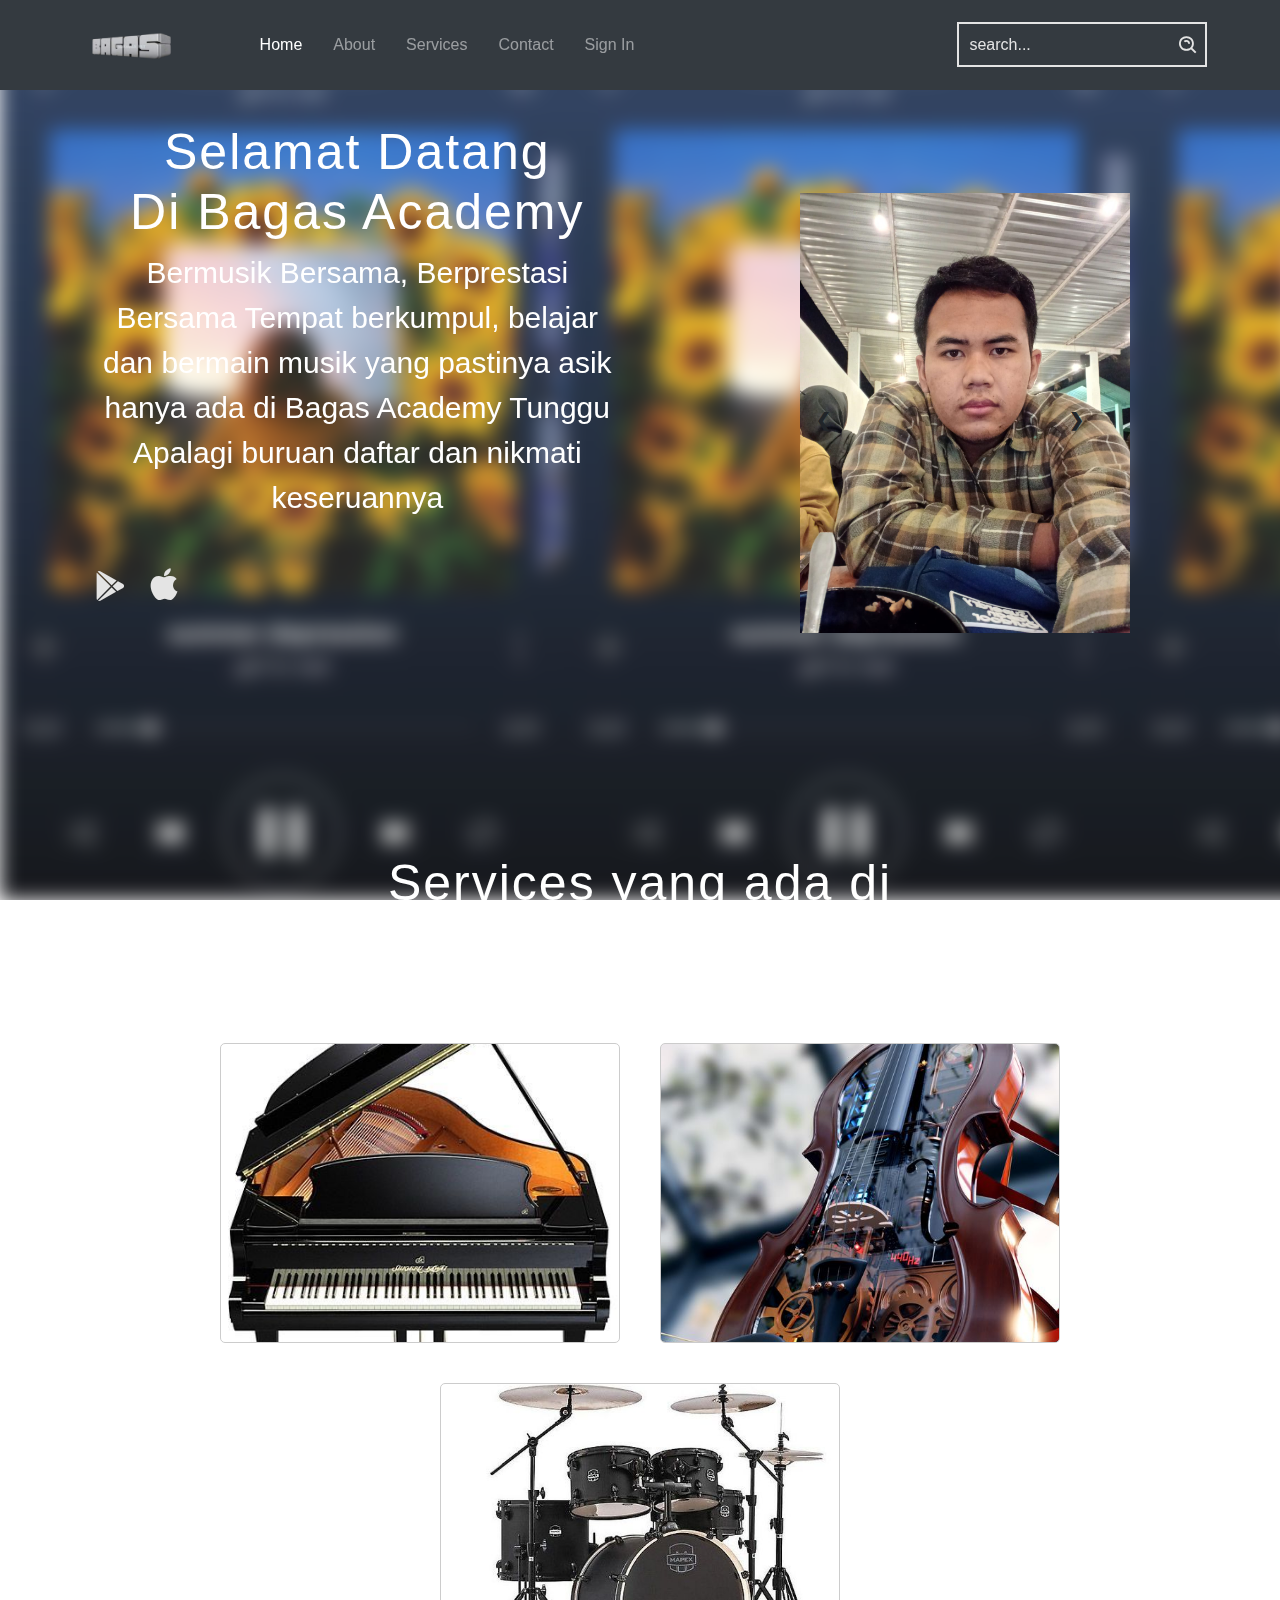
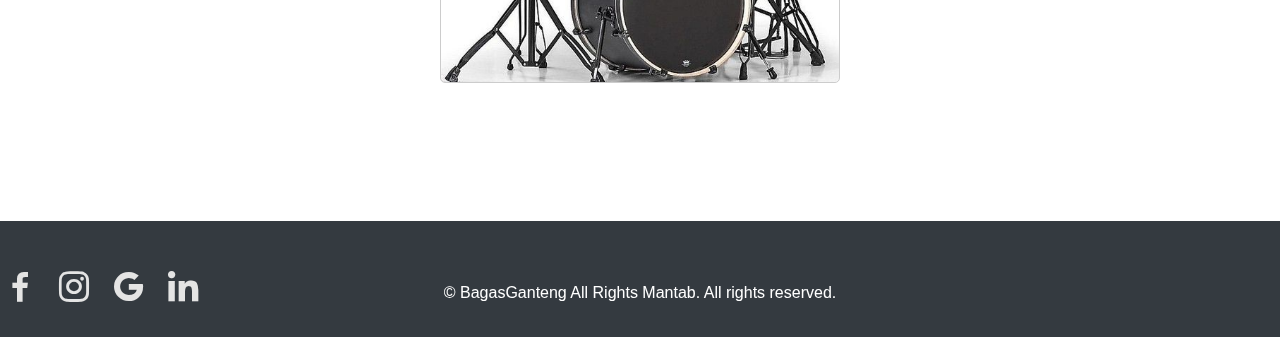
<file: UTS/index.html>
<!DOCTYPE html>
<html>
<head>
  <title>UTS Bagas Cahyo</title>
  <link rel="stylesheet" href="https://maxcdn.bootstrapcdn.com/bootstrap/4.0.0/css/bootstrap.min.css">
  <script src="https://ajax.googleapis.com/ajax/libs/jquery/3.5.1/jquery.min.js"></script>
  <script src="https://cdnjs.cloudflare.com/ajax/libs/popper.js/1.12.9/umd/popper.min.js"></script>
  <script src="https://maxcdn.bootstrapcdn.com/bootstrap/4.0.0/js/bootstrap.min.js"></script>
  <link href='https://unpkg.com/boxicons@2.1.4/css/boxicons.min.css' rel='stylesheet'>
  <link rel="stylesheet" href="style.css">
</head>

<body>
  <nav class="navbar navbar-expand-lg navbar-dark bg-dark" style="padding: 1.4rem 7%;">
    <a class="navbar-brand" href="#"> <img src="gambar/bagas.png" height="20%" width="20%"  margin-right: 10px;></a>
    <button class="navbar-toggler" type="button" data-toggle="collapse" data-target="#navbarNav" aria-controls="navbarNav" aria-expanded="false" aria-label="Toggle navigation">
      <span class="navbar-toggler-icon"></span>
    </button>
    <div class="collapse navbar-collapse" id="navbarNav">
      <ul class="navbar-nav">
        <li class="nav-item active">
          <a class="nav-link" href="#home">Home</a>
        </li>
        <li class="nav-item">
          <a class="nav-link" href="eror.html">About</a>
        </li>
        <li class="nav-item">
          <a class="nav-link" href="#services">Services</a>
        </li>
        <li class="nav-item">
          <a class="nav-link" href="#poter">Contact</a>
        </li>
        <li class="nav-item">
            <a class="nav-link" href="Login.html">Sign In</a>
          </li>
      </ul>
      <from action= "#" class="search-bar">
        <input type="text" placeholder="search...">
        <button type="submit">
            <i class='bx bx-search-alt'></i>
        </button>
      </from>
    </div>
  </nav>
  <section  class="home" id="home">
    <div class="text">
      <div class="row">
        <div class="col-6 text-center">
          <h1>Selamat Datang<br>Di Bagas Academy</h1>
          <p>Bermusik Bersama, Berprestasi Bersama
            <span>Tempat berkumpul, belajar dan bermain musik yang pastinya asik hanya ada di Bagas Academy</span>
            <span>Tunggu Apalagi buruan daftar dan nikmati keseruannya</span>
          </p>
        </div>
      </div>
    <div class="social-icons">
      <a href="eror.html"><i class='bx bxl-play-store'></i></a>
      <a href="eror.html"><i class='bx bxl-apple'></i></a>
    </div>
    </div>
      <div class="background-container">
        <div class="background-image">
        <!-- <section class="home" id="home">
        </section> -->
        </div>
      </div>
      <div class="slideshow-container">
        <img class="slideshow-image" src="gambar/gg.jpg">
        <img class="slideshow-image" src="gambar/gg1.jpeg">
        <img class="slideshow-image" src="gambar/gg2.jpeg">
  
        <a class="prev" onclick="changeSlide(-1)">&#10094;</a>
        <a class="next" onclick="changeSlide(1)">&#10095;</a>
      </div>
  </section>

  <section class="services" id="services">
    <div class="text-1 text-center">
      <h1>Services yang ada di <br> Bagas Academy</h1>
    </div>
    <div class="product-container">
      <div class="product-card" style="background-image: url(gambar/piano.jpg);">
        <div class="overlay"></div>
        <div class="product-detail"><p>Piano adalah alat musik yang sangat terkenal namun susah dalam penggunannya, mau tau lebih kanjut klik dan jangan lupabergabung ya!</p></div>
      </div>
      <div class="product-card" style="background-image: url(gambar/biola.jpg);">
        <div class="overlay"></div>
        <div class="product-detail"><p>Biola adalah alat musik yang sangat terkenal namun susah dalam penggunannya, mau tau lebih kanjut klik dan jangan lupabergabung ya!</p></div>
      </div>
      <div class="product-card" style="background-image: url(gambar/drum.jpg);">
        <div class="overlay"></div>
        <div class="product-detail"><p>Drum adalah alat musik yang sangat terkenal namun susah dalam penggunannya, mau tau lebih kanjut klik dan jangan lupabergabung ya!</p></div>
      </div>
    </div>
  </section>
  
 
    <footer class="bg-dark text-white py-3 mt-5">
      <div class="social-icons">
        <a href="eror.html"><i class='bx bxl-facebook'></i></a>
        <a href="https://instagram.com/bagascahyo_09?igshid=ZGUzMzM3NWJiOQ=="><i class='bx bxl-instagram'></i></a>
        <a href="eror.html"><i class='bx bxl-google' ></i></a>
        <a href="https://www.linkedin.com/in/bagas-cahyo-purnomo09"><i class='bx bxl-linkedin'></i></a>
      </div>
      <div class="footerr text-center" id="poter">
        <p>&copy; BagasGanteng All Rights Mantab. All rights reserved.</p>
      </div>
      
    </footer>

    <script src="main1.js"></script>

</body>
</html>
</file>
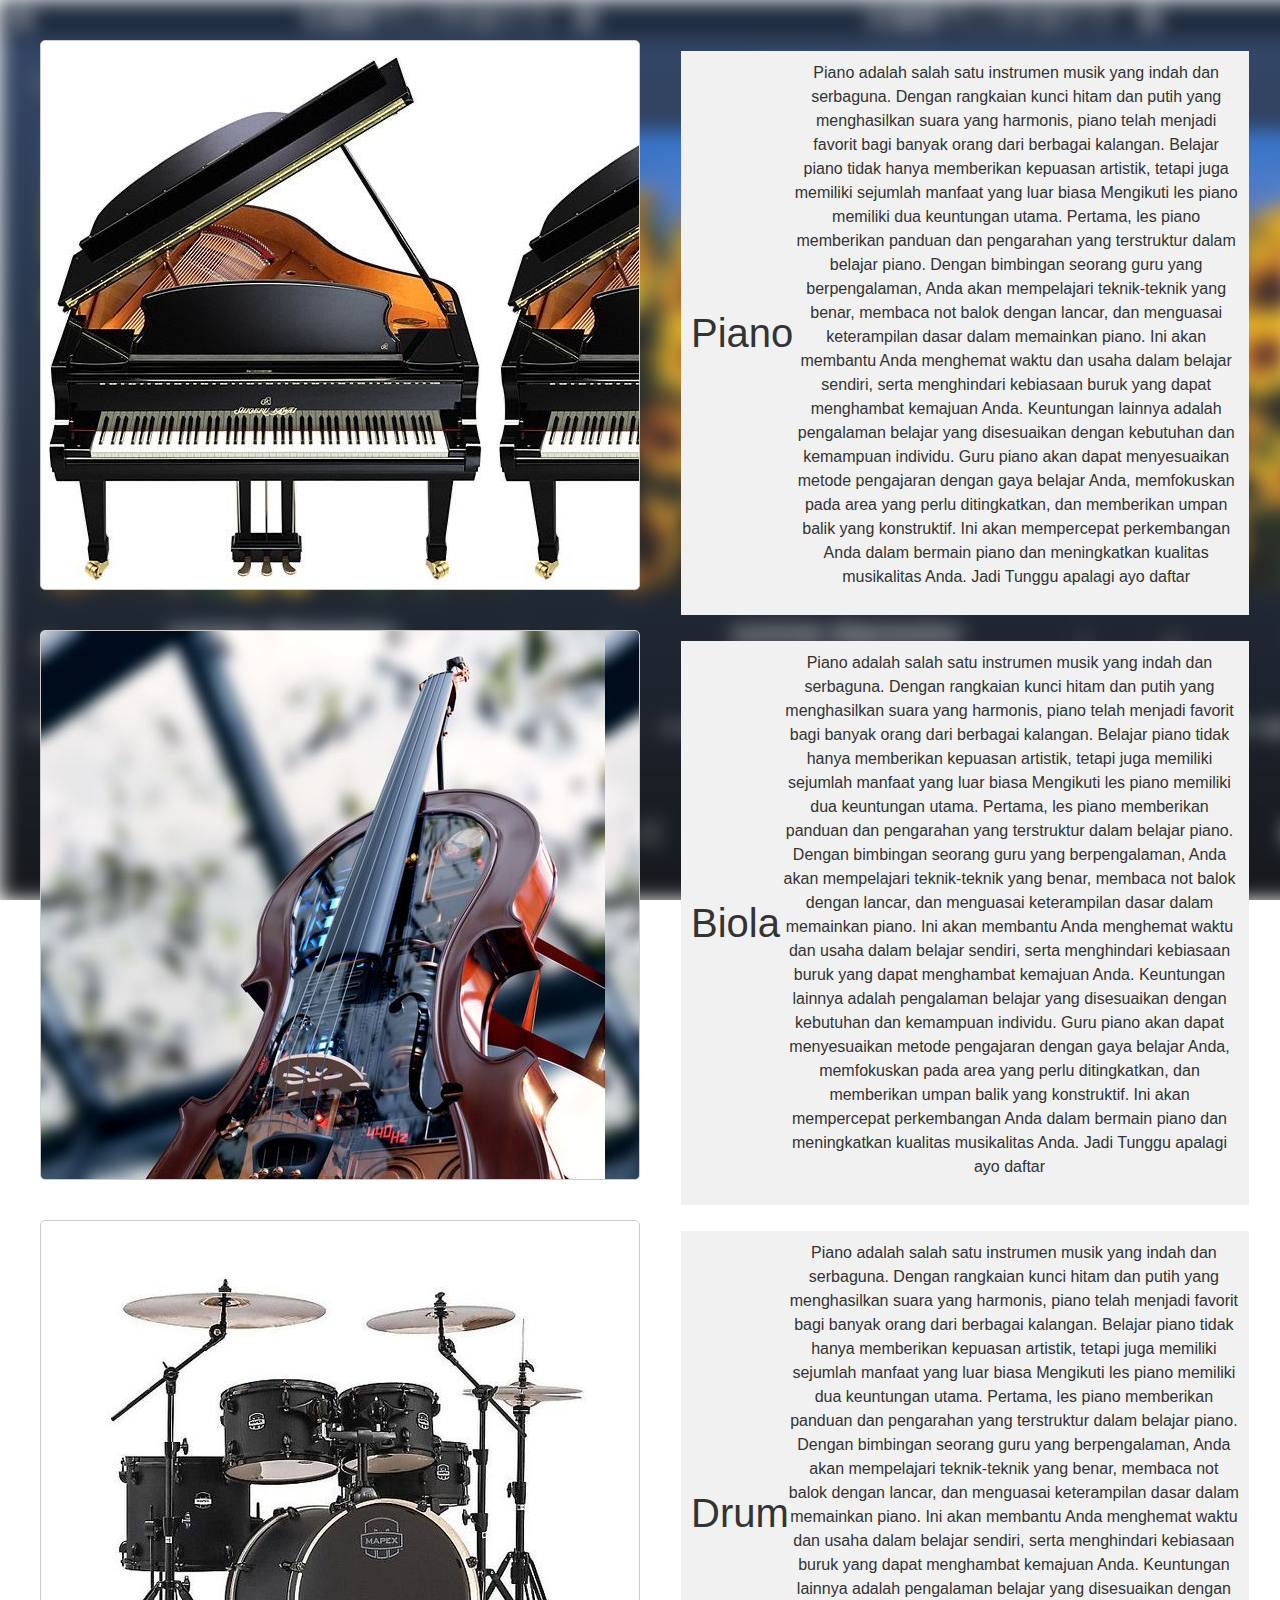
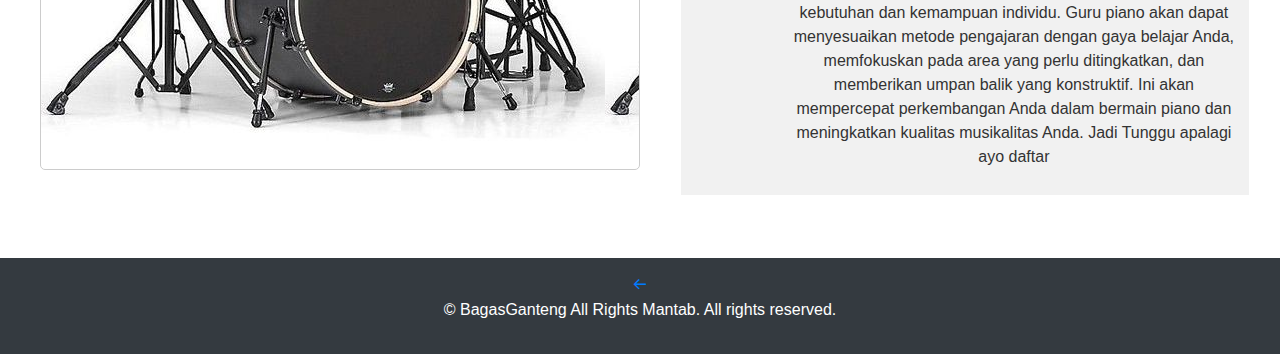
<file: UTS/Detail.html>
<!DOCTYPE html>
<html>
<head>
  <title>UTS Bagas Cahyo</title>
  <link rel="stylesheet" href="https://maxcdn.bootstrapcdn.com/bootstrap/4.0.0/css/bootstrap.min.css">
  <script src="https://ajax.googleapis.com/ajax/libs/jquery/3.5.1/jquery.min.js"></script>
  <script src="https://cdnjs.cloudflare.com/ajax/libs/popper.js/1.12.9/umd/popper.min.js"></script>
  <script src="https://maxcdn.bootstrapcdn.com/bootstrap/4.0.0/js/bootstrap.min.js"></script>
  <link href='https://unpkg.com/boxicons@2.1.4/css/boxicons.min.css' rel='stylesheet'>
  <link rel="stylesheet" href="styledetail.css">
</head>

<body>
  </div>
    <div class="background-container">
      <div class="background-image">
      </div>
    </div>

    <div class="product-container">
      <div class="product-card">
        <div class="product-detail"><h1>Piano</h1>
            <p>Piano adalah salah satu instrumen musik yang indah dan serbaguna. Dengan rangkaian kunci hitam dan putih yang menghasilkan suara yang harmonis, piano telah menjadi favorit bagi banyak orang dari berbagai kalangan. Belajar piano tidak hanya memberikan kepuasan artistik, tetapi juga memiliki sejumlah manfaat yang luar biasa
            Mengikuti les piano memiliki dua keuntungan utama. Pertama, les piano memberikan panduan dan pengarahan yang terstruktur dalam belajar piano. Dengan bimbingan seorang guru yang berpengalaman, Anda akan mempelajari teknik-teknik yang benar, membaca not balok dengan lancar, dan menguasai keterampilan dasar dalam memainkan piano. Ini akan membantu Anda menghemat waktu dan usaha dalam belajar sendiri, serta menghindari kebiasaan buruk yang dapat menghambat kemajuan Anda.
            Keuntungan lainnya adalah pengalaman belajar yang disesuaikan dengan kebutuhan dan kemampuan individu. Guru piano akan dapat menyesuaikan metode pengajaran dengan gaya belajar Anda, memfokuskan pada area yang perlu ditingkatkan, dan memberikan umpan balik yang konstruktif. Ini akan mempercepat perkembangan Anda dalam bermain piano dan meningkatkan kualitas musikalitas Anda.
            Jadi Tunggu apalagi ayo daftar</p>
        </div>
      </div>
      <div class="product-card">
        <div class="product-detail"><h1>Biola</h1>
            <p>Piano adalah salah satu instrumen musik yang indah dan serbaguna. Dengan rangkaian kunci hitam dan putih yang menghasilkan suara yang harmonis, piano telah menjadi favorit bagi banyak orang dari berbagai kalangan. Belajar piano tidak hanya memberikan kepuasan artistik, tetapi juga memiliki sejumlah manfaat yang luar biasa
            Mengikuti les piano memiliki dua keuntungan utama. Pertama, les piano memberikan panduan dan pengarahan yang terstruktur dalam belajar piano. Dengan bimbingan seorang guru yang berpengalaman, Anda akan mempelajari teknik-teknik yang benar, membaca not balok dengan lancar, dan menguasai keterampilan dasar dalam memainkan piano. Ini akan membantu Anda menghemat waktu dan usaha dalam belajar sendiri, serta menghindari kebiasaan buruk yang dapat menghambat kemajuan Anda.
            Keuntungan lainnya adalah pengalaman belajar yang disesuaikan dengan kebutuhan dan kemampuan individu. Guru piano akan dapat menyesuaikan metode pengajaran dengan gaya belajar Anda, memfokuskan pada area yang perlu ditingkatkan, dan memberikan umpan balik yang konstruktif. Ini akan mempercepat perkembangan Anda dalam bermain piano dan meningkatkan kualitas musikalitas Anda.
            Jadi Tunggu apalagi ayo daftar</p>
        </div>
      </div>
      <div class="product-card">
        <div class="product-detail"><h1>Drum</h1>
            <p>Piano adalah salah satu instrumen musik yang indah dan serbaguna. Dengan rangkaian kunci hitam dan putih yang menghasilkan suara yang harmonis, piano telah menjadi favorit bagi banyak orang dari berbagai kalangan. Belajar piano tidak hanya memberikan kepuasan artistik, tetapi juga memiliki sejumlah manfaat yang luar biasa
            Mengikuti les piano memiliki dua keuntungan utama. Pertama, les piano memberikan panduan dan pengarahan yang terstruktur dalam belajar piano. Dengan bimbingan seorang guru yang berpengalaman, Anda akan mempelajari teknik-teknik yang benar, membaca not balok dengan lancar, dan menguasai keterampilan dasar dalam memainkan piano. Ini akan membantu Anda menghemat waktu dan usaha dalam belajar sendiri, serta menghindari kebiasaan buruk yang dapat menghambat kemajuan Anda.
            Keuntungan lainnya adalah pengalaman belajar yang disesuaikan dengan kebutuhan dan kemampuan individu. Guru piano akan dapat menyesuaikan metode pengajaran dengan gaya belajar Anda, memfokuskan pada area yang perlu ditingkatkan, dan memberikan umpan balik yang konstruktif. Ini akan mempercepat perkembangan Anda dalam bermain piano dan meningkatkan kualitas musikalitas Anda.
            Jadi Tunggu apalagi ayo daftar</p>
        </div>
      </div>
    </div>

    <footer class="bg-dark text-white text-center py-3 mt-5">
      <div class="social-icons ">
        <a href="index.html"><i class='bx bx-arrow-back'></i></a>
      </div>
      <p>&copy; BagasGanteng All Rights Mantab. All rights reserved.</p>
    </footer>

</body>
</html>
</file>
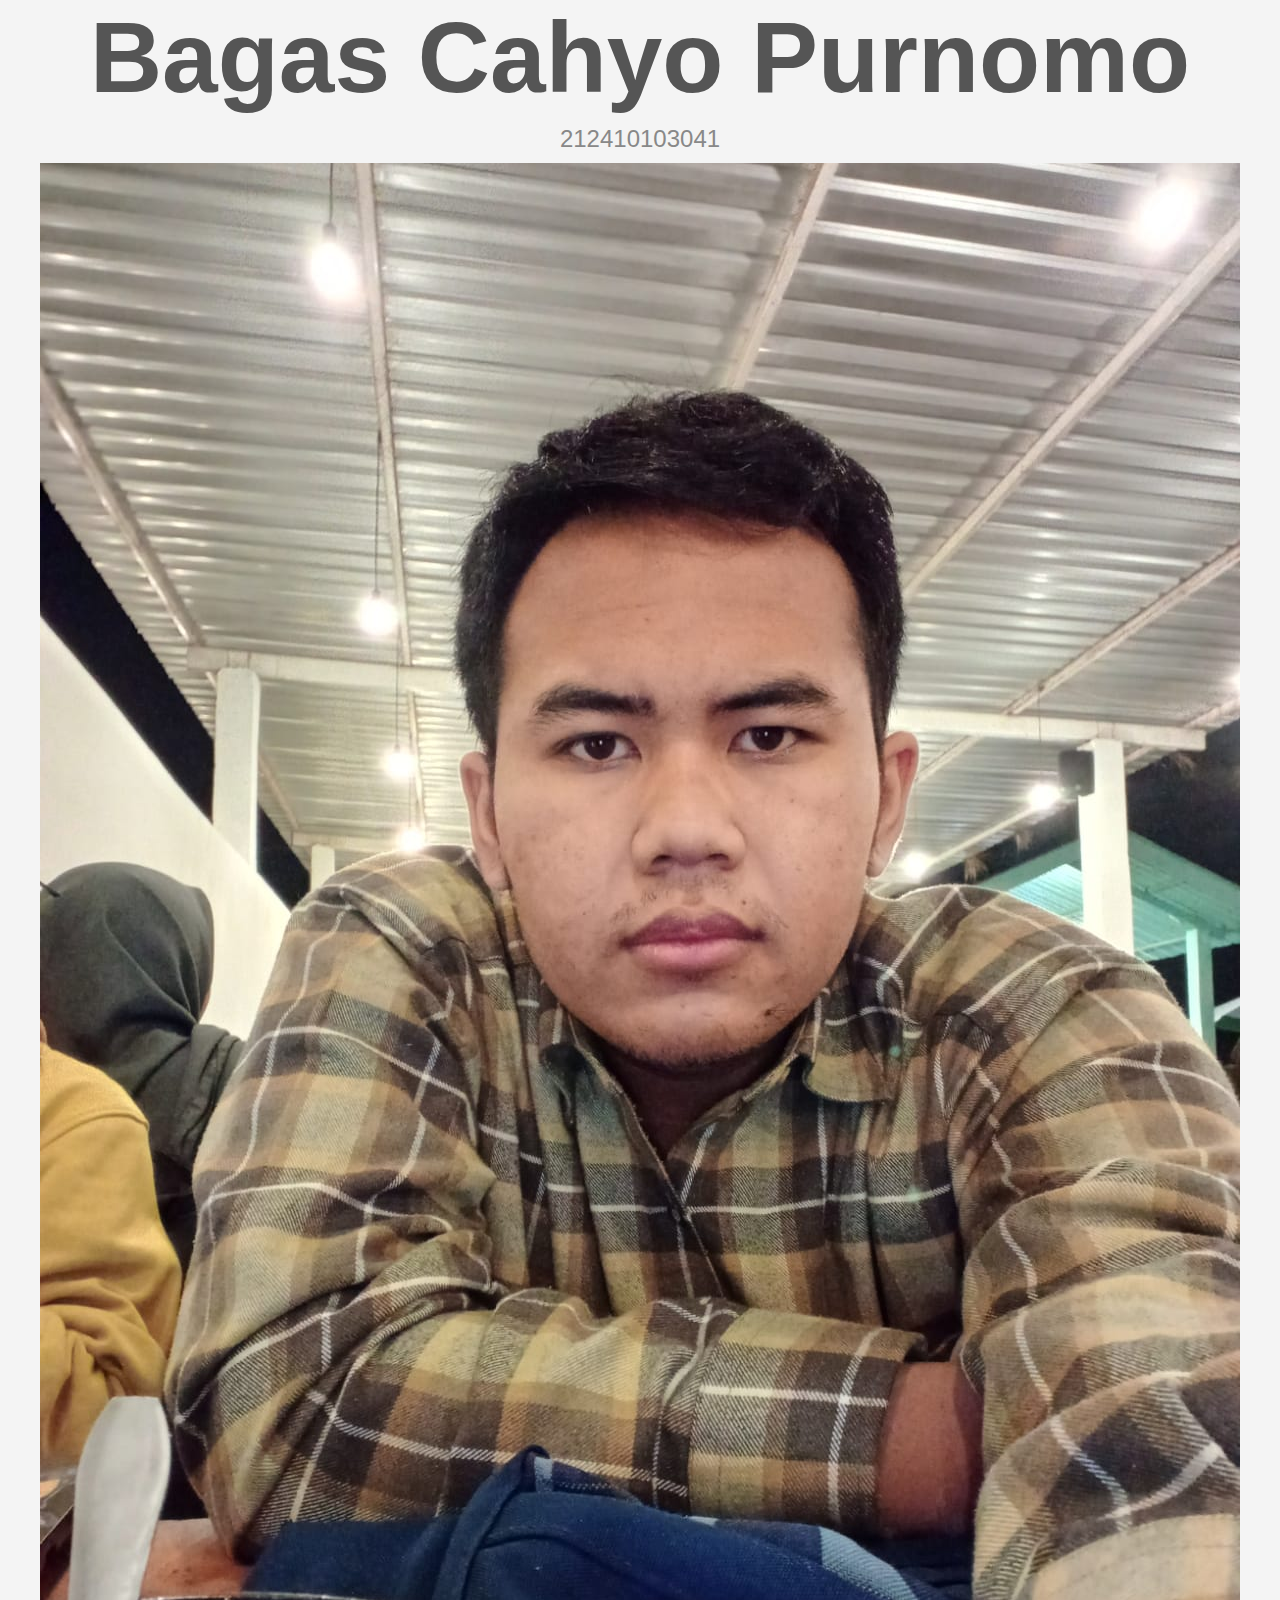
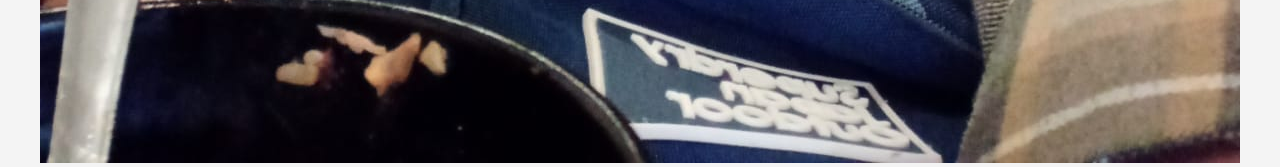
<file: UTS/eror.html>
<!DOCTYPE html>
<html>
<head>
  <title>404 Not Found</title>
  <style>
    body {
      font-family: Arial, sans-serif;
      background-color: #f4f4f4;
      margin: 0;
      padding: 0;
      display: flex;
      align-items: center;
      justify-content: center;
      min-height: 100vh;
    }

    .container {
      text-align: center;
    }

    .container .gambar{
      height: 50%;
      width: 50%;
    }

    .error-code {
      font-size: 100px;
      font-weight: bold;
      color: #555;
      margin: 0;
    }

    .error-message {
      font-size: 24px;
      color: #888;
      margin: 10px 0;
    }

    .container .gambar{
      height: 50%;
      width: 50%;
    }
  </style>
</head>
<body>
  <div class="container">
    <h1 class="error-code">Bagas Cahyo Purnomo</h1>
    <p class="error-message">212410103041</p>
    <div class="gambar">
      <img src="gambar/gg.jpg" alt="Fotonya Bagas">
    </div>
  </div>
</body>
</html>
</file>
<file: UTS/style.css>
html{
  scroll-behavior: smooth;
}

#home {
  margin-bottom: -320px;
}

.services {
  margin-top: 20px;
}

.navbar-nav {
  display: flex;
  justify-content: flex-end;
  align-items: center;
  list-style-type: none;
  padding: 0;
}

.nav-item {
  margin-right: 15px;
  transform: translateX(-270px);
}

.nav-link {
  text-decoration: none;
  padding: 8px 16px;
  border-radius: 4px;
  transition: background-color 0.3s ease;
}

.nav-link:hover {
  background-color: #eee;
}

.nav-item.active .nav-link {
  color: #fff;
}

.search-bar{
  transform: translateX(30px);
  width:250px ;
  height: 45px;
  background:transparent ;
  border:2px solid #e4e4e4 ;
  border: radius 6px; ;
  display: flex;
  align-items: center;
}

.search-bar input{
  width: 100%;
  background: transparent;
  border: none;
  outline: none;
  font-size: 16px;
  color: #e4e4e4;
  padding-left: 10px;
}

.search-bar input::placeholder{
  color: #e4e4e4;
}

.search-bar button{
  width: 40px;
  height: 100%;
  background: transparent;
  border: none;
  outline: none;
  display: flex;
  justify-content: center;
  align-items: center;
  cursor: pointer;
}

.search-bar button i{
  font-size: 22px;
  color: #e4e4e4;
}

.background-container {
    position: fixed;
    top: 0;
    left: 0;
    width: 100%;
    height: 100%;
    z-index: -1;
    overflow: hidden;
  }
  
  .background-image {
    width: 200%;
    height: 100%;
    background-image: url(gambar/gambar.jpg);
    background-repeat: repeat-x; 
    animation: slideBackground 20s linear infinite;
    filter: blur(10px);
  }
  

  @keyframes slideBackground {
    0% {
      transform: translateX(0%);
    }
    100% {
      transform: translateX(-50%);
    }
  }

.text{
  padding: 1.4rem 7%;
}

.text h1{
  margin-top: 10px;
  color: #fff;
  font-size: 50px;
  letter-spacing: 2px;
}
.text span{
  font-size: 30px;
  color: var(--main-color);
  /* transform: translateX(-60%); */
}
.text p{
  font-size: 30px;
  color: #fff;
  margin: 00.5rem 0 1rem;
  /* transform: translateX(-60%); */
}

.social-icons a i{
  transform: translateY(75%);
  width: 40px;
  height: 40px;
  font-size: 40px;
  color: #e4e4e4;
  margin-right: 10px;
  transition: .5s ease;
}

.social-icons a:hover i{
  transform: scale(2);
}

.slideshow-container {
  max-width: 300px;
  position: relative;
  margin-left: 800px;
  margin-top: 60px;
  transform: translateY(-470px);
}
.slideshow-image {
  display: none;
  width: 110%;
  height: auto;
}
.prev,
.next {
  cursor: pointer;
  position: absolute;
  top: 50%;
  width: auto;
  padding: 16px;
  margin-top: -22px;
  color: white;
  font-weight: bold;
  font-size: 18px;
  transition: 0.6s ease;
  border-radius: 0 3px 3px 0;
  user-select: none;
}
.prev {
  left: 0;
}
.next {
  right: 0;
  border-radius: 3px 0 0 3px;
}
.prev:hover,
.next:hover {
  background-color: rgba(0, 0, 0, 0.8);
}

.text-1 h1{
  color: #fff;
  font-size: 50px;
  letter-spacing: 2px;
}

.services {
  padding: 50px 0;
}

.text-1 {
  margin-bottom: 30px;
}

.product-container {
  display: flex;
  flex-wrap: wrap;
  justify-content: center;
  align-items: center;
  padding: 20px;
}

.product-card {
  position: relative;
  width: 400px;
  height: 300px;
  margin: 20px;
  padding: 10px;
  border: 1px solid #ccc;
  border-radius: 5px;
  text-align: center;
  transition: transform 0.3s ease;
  background-size: cover;
  background-position: center;
}

.overlay {
  position: absolute;
  top: 0;
  left: 0;
  width: 100%;
  height: 100%;
  background-color: rgba(0, 0, 0, 0.5);
  opacity: 0;
  transition: opacity 0.3s ease;
  display: flex;
  justify-content: center;
  align-items: center;
}

.product-card:hover .overlay {
  opacity: 1;
}

.product-detail {
  position: relative;
  z-index: 1;
  opacity: 0;
  transition: opacity 0.3s ease;
  color: #fff;
  text-align: center;
}

.product-card:hover .product-detail {
  opacity: 1;
}

.product-detail .caption {
  color: #fff;
  font-size: 18px;
  margin-top: 50%;
  transform: translateY(-50%);
}

.product-card:hover {
  transform: scale(1.1);
}
</file>
<file: UTS/styledetail.css>
.background-container {
      position: fixed;
      top: 0;
      left: 0;
      width: 100%;
      height: 100%;
      z-index: -1;
      overflow: hidden;
    }
    
    .background-image {
      width: 200%;
      height: 100%;
      background-image: url(gambar/gambar.jpg);
      background-repeat: repeat-x; 
      animation: slideBackground 20s linear infinite;
      filter: blur(10px);
    }
  
    @keyframes slideBackground {
      0% {
        transform: translateX(0%);
      }
      100% {
        transform: translateX(-50%);
      }
    }

  .slideshow-container {
    max-width: 300px;
    position: relative;
    margin-left: 800px;
    margin-top: 60px;
    transform: translateY(-500px);
  }
  .slideshow-image {
    display: none;
    width: 110%;
    height: auto;
  }
  
  .product-container {
    display: flex;
    flex-wrap: wrap;
    justify-content: center;
    align-items: center;
    padding: 20px;
  }
  .product-card {
    transform: translateX(-300px);
    width: 600px;
    height: 550px;
    margin: 20px;
    padding: 10px;
    border: 1px solid #ccc;
    border-radius: 5px;
    text-align: center;
    transition: transform 0.3s ease;
  }
  .product-detail {
    transform: translateX(620px);
    display: flex;
    margin-bottom: 10px;
    background-color: #f1f1f1;
    padding: 10px;
    margin-left: 10px;
    margin-right: 0px;
    font-family: Arial, sans-serif;
    font-size: 16px;
    color: #333;
    line-height: 1.5;
  }
  .product-detail h1 {
    margin: auto;
    }

  .product-detail br {
    display: none; 
  }
  
  .product-detail strong {
    font-weight: bold; 
  }

  .product-card:hover {
    transform: scale(1.1);
  }
  .product-card:nth-child(1) {
    background-image: url(gambar/piano.jpg);
  }
  .product-card:nth-child(2) {
    background-image: url(gambar/biola.jpg);
  }
  .product-card:nth-child(3) {
    background-image: url(gambar/drum.jpg);}
</file>
